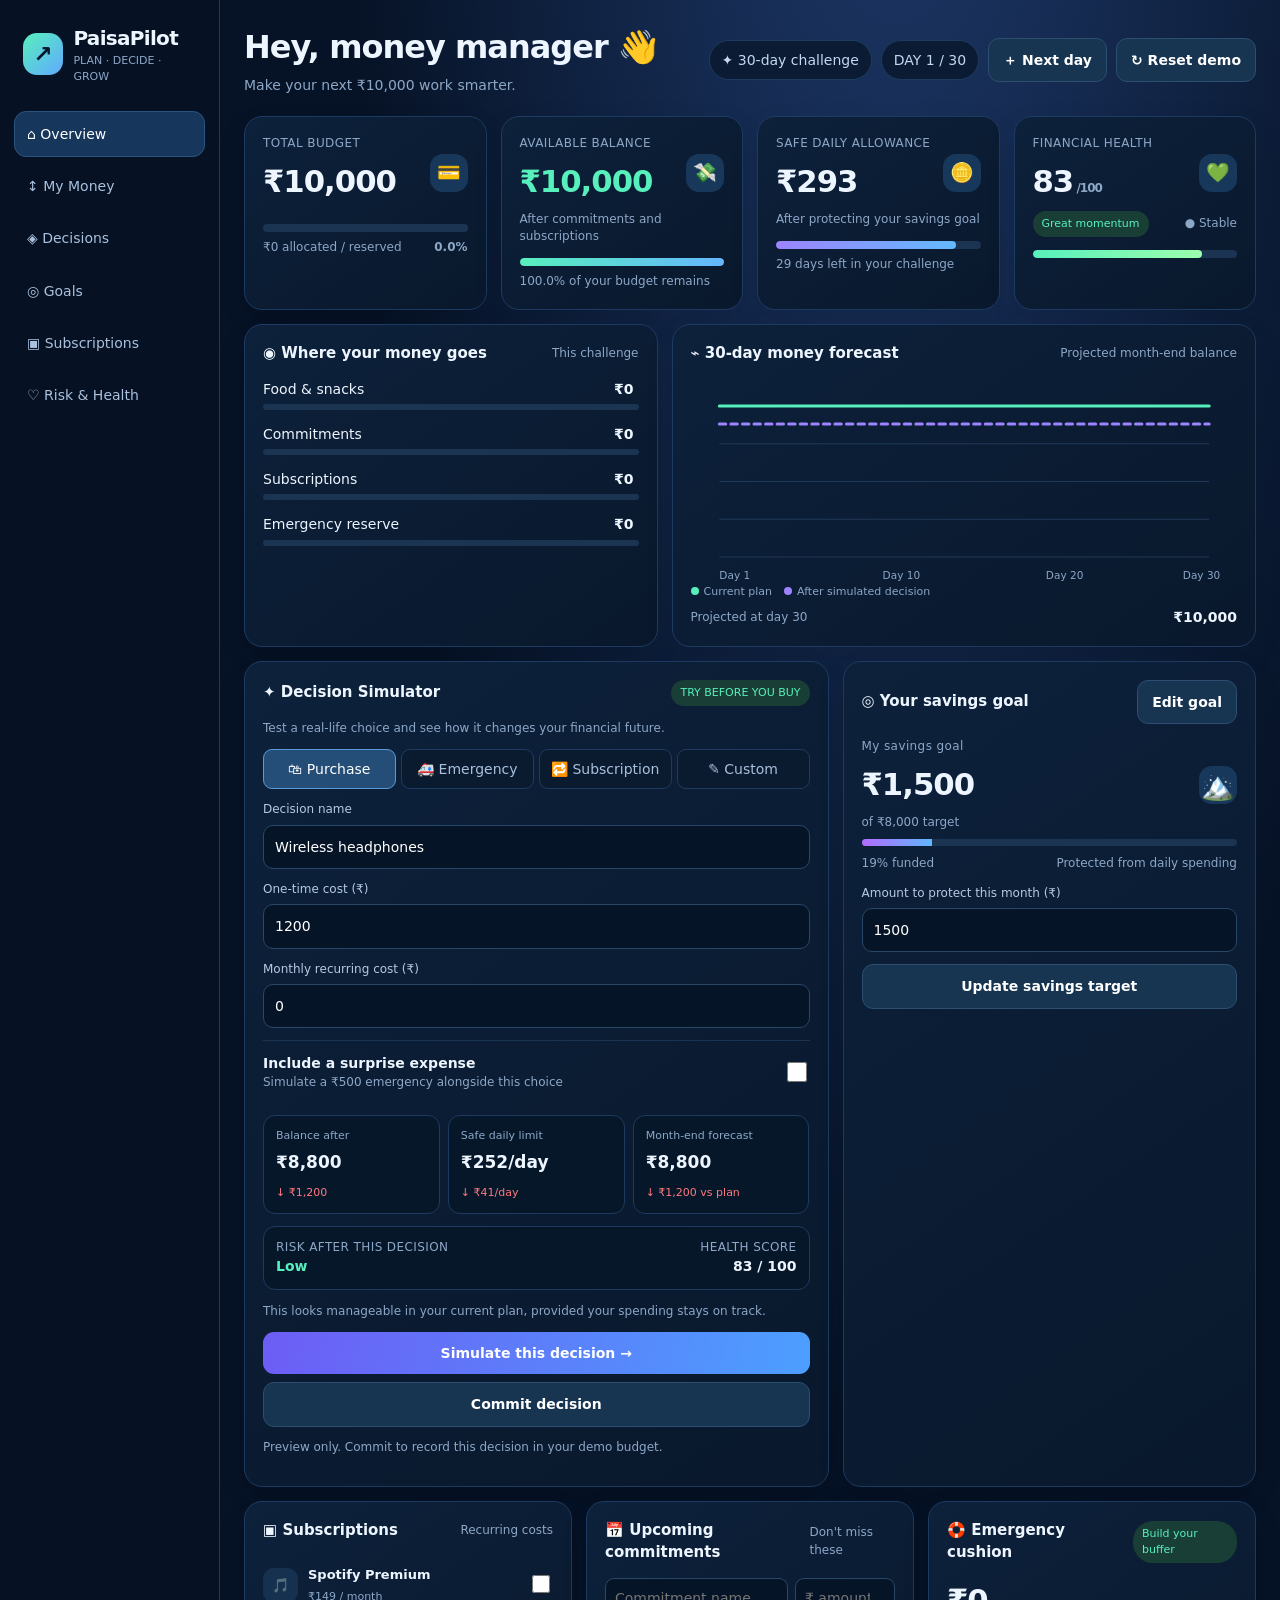
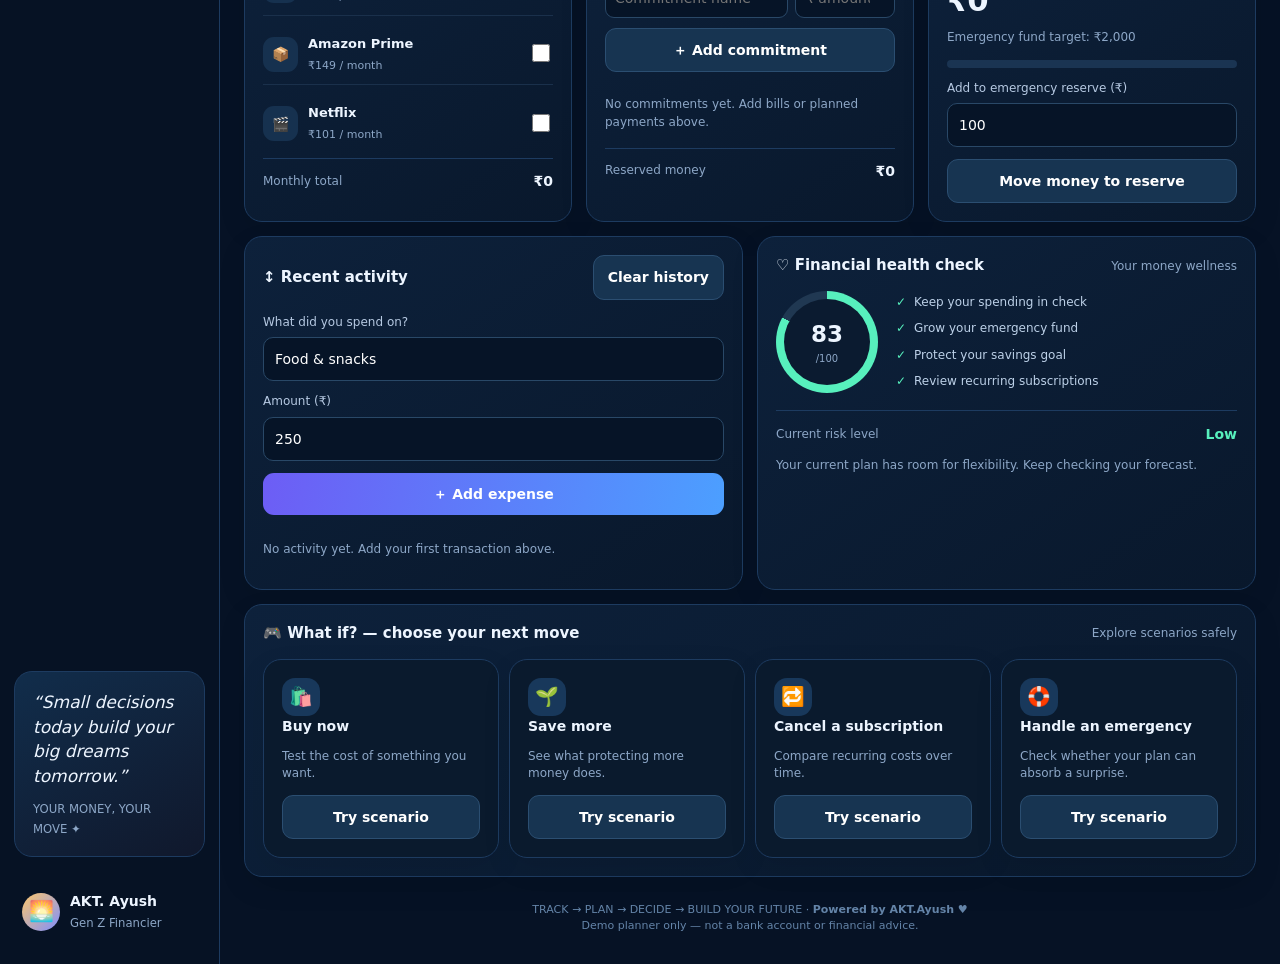
<file: index.html>
<!DOCTYPE html>
<html lang="en">
<head>
<meta charset="UTF-8">
<meta name="viewport" content="width=device-width, initial-scale=1.0">
<title>PaisaPilot — Powered by AKT.Ayush</title>
<link rel="stylesheet" href="style.css">
</head>
<body>
<div class="app">
<aside class="sidebar">
  <div class="brand"><div class="logo">↗</div><div><strong>PaisaPilot</strong><small>PLAN · DECIDE · GROW</small></div></div>
  <nav class="nav" id="nav">
    <button class="active" data-tab="Overview">⌂ <span>Overview</span></button>
    <button data-tab="Activity">↕ <span>My Money</span></button>
    <button data-tab="Decisions">◈ <span>Decisions</span></button>
    <button data-tab="Goals">◎ <span>Goals</span></button>
    <button data-tab="Subscriptions">▣ <span>Subscriptions</span></button>
    <button data-tab="Health">♡ <span>Risk & Health</span></button>
  </nav>
  <div class="quote"><p>“Small decisions today build your big dreams tomorrow.”</p><small>YOUR MONEY, YOUR MOVE ✦</small></div>
  <div class="profile"><div class="avatar">🌅</div><div><strong>AKT. Ayush</strong><br><small>Gen Z Financier</small></div></div>
</aside>
<main>
  <header class="topbar">
    <div><h1 id="greeting">Hey, money manager 👋</h1><p>Make your next ₹10,000 work smarter.</p></div>
    <div class="top-actions"><span class="pill">✦ 30-day challenge</span><span class="pill" id="dayPill">DAY 8 / 30</span><button class="btn secondary" id="nextDayBtn">＋ Next day</button><button class="btn secondary" id="resetBtn">↻ Reset demo</button></div>
  </header>
  <section class="grid">
    <article class="card span-3"><div class="metric-row"><div><div class="eyebrow">TOTAL BUDGET</div><div class="metric">₹10,000</div></div><div class="iconbox">💳</div></div><div class="progress"><span id="budgetBar" style="width:65%"></span></div><div class="rowline mini"><span id="spentLabel">₹6,550 allocated / spent</span><strong id="budgetPct">65.5%</strong></div></article>
    <article class="card span-3"><div class="metric-row"><div><div class="eyebrow">AVAILABLE BALANCE</div><div class="metric positive" id="balanceMetric">₹3,450</div></div><div class="iconbox">💸</div></div><div class="mini">After commitments and subscriptions</div><div class="progress"><span id="balanceBar" style="width:34.5%;background:linear-gradient(90deg,#57f0bd,#65b6ff)"></span></div><div class="mini" id="balanceSub">34.5% of your budget remains</div></article>
    <article class="card span-3"><div class="metric-row"><div><div class="eyebrow">SAFE DAILY ALLOWANCE</div><div class="metric" id="allowanceMetric">₹65</div></div><div class="iconbox">🪙</div></div><div class="mini">After protecting your savings goal</div><div class="progress"><span id="allowanceBar" style="width:35%;background:linear-gradient(90deg,#9d83ff,#63baff)"></span></div><div class="mini" id="daysLabel">22 days left in your challenge</div></article>
    <article class="card span-3"><div class="metric-row"><div><div class="eyebrow">FINANCIAL HEALTH</div><div class="metric" id="healthMetric">72<span class="mini"> /100</span></div></div><div class="iconbox">💚</div></div><div class="rowline"><span class="riskbadge" id="healthBadge">Good momentum</span><span class="mini" id="healthTrend">● Stable</span></div><div class="progress"><span id="healthBar" style="width:72%;background:linear-gradient(90deg,#57f0bd,#9dffad)"></span></div></article>

    <article class="card span-5"><div class="card-head"><h2>◉ Where your money goes</h2><span class="mini">This challenge</span></div><div id="categoryList" class="category-list"></div></article>
    <article class="card span-7"><div class="card-head"><h2>⌁ 30-day money forecast</h2><span class="mini">Projected month-end balance</span></div><svg class="chart" id="forecastChart" viewBox="0 0 520 205" preserveAspectRatio="none" aria-label="Balance forecast chart"></svg><div class="legend"><span><i class="dot" style="background:#57f0bd"></i>Current plan</span><span><i class="dot" style="background:#9d83ff"></i>After simulated decision</span></div><div class="rowline" style="margin-top:8px"><span class="mini">Projected at day 30</span><strong id="forecastMetric">₹2,020</strong></div></article>

    <article class="card span-7" id="simulator"><div class="card-head"><h2>✦ Decision Simulator</h2><span class="riskbadge">TRY BEFORE YOU BUY</span></div><p class="mini">Test a real-life choice and see how it changes your financial future.</p>
      <div class="sim-tabs" id="simTabs"><button class="active" data-mode="purchase">🛍 Purchase</button><button data-mode="emergency">🚑 Emergency</button><button data-mode="subscription">🔁 Subscription</button><button data-mode="custom">✎ Custom</button></div>
      <div class="field"><label for="decisionName">Decision name</label><input id="decisionName" value="Wireless headphones" maxlength="70"></div>
      <div class="field"><label for="decisionAmount">One-time cost (₹)</label><input id="decisionAmount" type="number" min="0" step="50" value="1200"></div>
      <div class="field"><label for="recurringAmount">Monthly recurring cost (₹)</label><input id="recurringAmount" type="number" min="0" step="10" value="0"></div>
      <div class="switchrow"><div><strong>Include a surprise expense</strong><div class="mini">Simulate a ₹500 emergency alongside this choice</div></div><input id="includeEmergency" type="checkbox" checked style="width:20px;height:20px;accent-color:#57f0bd"></div>
      <div class="impact-grid"><div class="impact"><small>Balance after</small><strong id="simBalance">₹1,750</strong><em id="simBalanceDelta" class="negative">↓ ₹1,700</em></div><div class="impact"><small>Safe daily limit</small><strong id="simAllowance">₹11/day</strong><em id="simAllowanceDelta">After savings goal</em></div><div class="impact"><small>Month-end forecast</small><strong id="simForecast">₹320</strong><em id="simForecastDelta">Projected</em></div></div>
      <div class="riskline" style="margin-bottom:13px"><div><div class="eyebrow">RISK AFTER THIS DECISION</div><strong id="simRisk">Elevated</strong></div><div style="text-align:right"><div class="eyebrow">HEALTH SCORE</div><strong id="simHealth">58 / 100</strong></div></div>
      <p id="simAdvice" class="mini">Consider saving first or choosing a lower-cost option.</p>
      <div style="display:flex;gap:8px;flex-wrap:wrap"><button class="btn full" id="simulateBtn">Simulate this decision →</button><button class="btn secondary full" id="applyBtn">Commit decision</button></div>
      <p class="mini" id="simNotice">Simulation is a preview; your actual budget changes only when you commit.</p>
    </article>

    <article class="card span-5"><div class="card-head"><h2>◎ Your savings goal</h2><button class="btn secondary" id="editGoalBtn">Edit goal</button></div><div class="rowline"><div><div class="eyebrow" id="goalName">Trip to Himachal</div><div class="metric" id="goalSaved">₹1,500</div><div class="mini" id="goalTargetText">of ₹8,000 target</div></div><div class="iconbox" style="font-size:27px">🏔️</div></div><div class="goalbar"><span id="goalBar" style="width:19%"></span></div><div class="rowline mini" style="margin-top:9px"><span id="goalPercent">19% funded</span><span>Protected from daily spending</span></div><div class="field"><label for="goalInput">Amount to protect this month (₹)</label><input id="goalInput" type="number" min="0" max="10000" value="1500"></div><button class="btn secondary full" id="saveGoalBtn">Update savings target</button></article>

    <article class="card span-4"><div class="card-head"><h2>▣ Subscriptions</h2><span class="mini">Recurring costs</span></div><div id="subscriptionList" class="list"></div><div class="rowline" style="border-top:1px solid var(--line);padding-top:12px;margin-top:5px"><span class="mini">Monthly total</span><strong id="subscriptionTotal">₹399</strong></div></article>
    <article class="card span-4"><div class="card-head"><h2>📅 Upcoming commitments</h2><span class="mini">Don't miss these</span></div><div style="display:grid;grid-template-columns:1fr 100px;gap:7px;margin-bottom:10px"><input id="newCommitmentName" placeholder="Commitment name" maxlength="60" aria-label="New commitment name" style="min-width:0;background:#061427;border:1px solid #294867;border-radius:9px;color:white;padding:9px"><input id="newCommitmentAmount" type="number" min="0" placeholder="₹ amount" aria-label="New commitment amount" style="width:100%;min-width:0;background:#061427;border:1px solid #294867;border-radius:9px;color:white;padding:9px"></div><button class="btn secondary full" id="addCommitmentBtn" style="margin-bottom:12px">＋ Add commitment</button><div id="commitmentList" class="list"></div><div class="rowline" style="border-top:1px solid var(--line);padding-top:12px;margin-top:5px"><span class="mini">Reserved money</span><strong id="commitmentTotal">₹2,200</strong></div></article>
    <article class="card span-4"><div class="card-head"><h2>🛟 Emergency cushion</h2><span class="riskbadge" id="reserveBadge">Build your buffer</span></div><div class="metric" id="reserveMetric">₹0</div><div class="mini">Emergency fund target: ₹2,000</div><div class="progress"><span id="reserveBar" style="width:0%;background:linear-gradient(90deg,#ffb86b,#ff797f)"></span></div><div class="field"><label for="reserveInput">Add to emergency reserve (₹)</label><input type="number" min="0" id="reserveInput" value="100"></div><button class="btn secondary full" id="reserveBtn">Move money to reserve</button></article>

    <article class="card span-6"><div class="card-head"><h2>↕ Recent activity</h2><button class="btn secondary" id="clearActivity">Clear history</button></div><div class="field"><label for="expenseName">What did you spend on?</label><input id="expenseName" value="Food & snacks" maxlength="60"></div><div class="field"><label for="expenseAmount">Amount (₹)</label><input id="expenseAmount" type="number" min="1" step="10" value="250"></div><button class="btn full" id="addExpenseBtn">＋ Add expense</button><div class="list" id="activityList" style="margin-top:14px"></div></article>
    <article class="card span-6"><div class="card-head"><h2>♡ Financial health check</h2><span class="mini">Your money wellness</span></div><div class="health-layout"><div class="health-ring" id="healthRing" style="--score:72"><div><span id="healthRingNum">72</span><small>/100</small></div></div><div class="health-tips" id="healthTips"><span>Keep your spending in check</span><span>Grow your emergency fund</span><span>Protect your savings goal</span><span>Review recurring subscriptions</span></div></div><div style="margin-top:17px;padding-top:13px;border-top:1px solid var(--line)"><div class="rowline"><span class="mini">Current risk level</span><strong id="riskLabel" class="positive">Low</strong></div><p class="mini" id="riskExplanation">Your plan has room for flexibility. Keep checking your forecast.</p></div></article>
    <article class="card span-12"><div class="card-head"><h2>🎮 What if? — choose your next move</h2><span class="mini">Explore scenarios safely</span></div><div class="grid" style="gap:10px"><div class="card span-3" style="background:#0a1a2d"><div class="iconbox">🛍️</div><strong>Buy now</strong><p class="mini">Test the cost of something you want.</p><button class="btn secondary full scenario" data-mode="purchase">Try scenario</button></div><div class="card span-3" style="background:#0a1a2d"><div class="iconbox">🌱</div><strong>Save more</strong><p class="mini">See what protecting more money does.</p><button class="btn secondary full scenario" data-mode="save">Try scenario</button></div><div class="card span-3" style="background:#0a1a2d"><div class="iconbox">🔁</div><strong>Cancel a subscription</strong><p class="mini">Compare recurring costs over time.</p><button class="btn secondary full scenario" data-mode="subscription">Try scenario</button></div><div class="card span-3" style="background:#0a1a2d"><div class="iconbox">🛟</div><strong>Handle an emergency</strong><p class="mini">Check whether your plan can absorb a surprise.</p><button class="btn secondary full scenario" data-mode="emergency">Try scenario</button></div></div></article>
  </section>
  <div class="footer">TRACK → PLAN → DECIDE → BUILD YOUR FUTURE · <strong>Powered by AKT.Ayush ♥</strong><br>Demo planner only — not a bank account or financial advice.</div>
</main>
</div>
<div class="toast" id="toast" role="status"></div>
<script src="script.js"></script>
</body>
</html>
</file>
<file: style.css>
:root{--bg:#061225;--panel:#0a1b33;--panel2:#102642;--line:#1d3b60;--text:#edf5ff;--muted:#8da7c7;--mint:#57f0bd;--purple:#9d83ff;--yellow:#f5d66e;--red:#ff797f;--blue:#64baff}
*{box-sizing:border-box}body{margin:0;background:radial-gradient(ellipse at 70% -20%,#203c70 0,transparent 45%),var(--bg);color:var(--text);font:14px/1.45 Inter,ui-sans-serif,system-ui,-apple-system,Segoe UI,sans-serif}button,input,select{font:inherit}button{cursor:pointer}
.app{display:grid;grid-template-columns:220px minmax(0,1fr);min-height:100vh}.sidebar{border-right:1px solid var(--line);padding:24px 14px;display:flex;flex-direction:column;gap:26px;background:#061225d9}.brand{display:flex;align-items:center;gap:10px;padding:0 9px}.logo{width:42px;height:42px;display:grid;place-items:center;border-radius:14px;background:linear-gradient(135deg,var(--mint),#61a9ff);color:#07172b;font-size:23px;font-weight:900}.brand strong{font-size:20px;letter-spacing:-.7px}.brand small{display:block;color:var(--muted);font-size:11px}.nav{display:grid;gap:6px}.nav button{border:1px solid transparent;background:transparent;color:#aac0dd;text-align:left;padding:12px;border-radius:12px}.nav button.active,.nav button:hover{background:#16365b;color:white;border-color:#2a5480}.quote{margin-top:auto;padding:18px;border:1px solid var(--line);border-radius:18px;background:linear-gradient(150deg,#112d4b,#10182c)}.quote p{font-size:17px;font-style:italic;margin:0 0 9px}.quote small,.profile small{color:var(--muted)}.profile{display:flex;gap:10px;align-items:center;padding:8px}.avatar{width:38px;height:38px;border-radius:50%;display:grid;place-items:center;background:linear-gradient(135deg,#ffc76b,#7e8fff);font-size:20px}
main{padding:24px;max-width:1650px;width:100%;margin:auto}.topbar{display:flex;align-items:center;justify-content:space-between;gap:14px;margin-bottom:20px}.topbar h1{font-size:clamp(22px,3vw,32px);margin:0;letter-spacing:-1px}.topbar p{color:var(--muted);margin:5px 0 0}.top-actions{display:flex;align-items:center;gap:9px;flex-wrap:wrap}.pill{border:1px solid var(--line);padding:9px 12px;border-radius:999px;color:#c3d7f2;background:#0a1b33}
.grid{display:grid;grid-template-columns:repeat(12,minmax(0,1fr));gap:14px}.card{background:linear-gradient(145deg,#0d213b,#09182c);border:1px solid var(--line);border-radius:18px;padding:18px;min-width:0;box-shadow:0 10px 30px #00000013}.span-3{grid-column:span 3}.span-4{grid-column:span 4}.span-5{grid-column:span 5}.span-6{grid-column:span 6}.span-7{grid-column:span 7}.span-8{grid-column:span 8}.span-12{grid-column:span 12}.eyebrow{color:var(--muted);font-size:12px;letter-spacing:.4px}.metric{font-size:clamp(22px,2.4vw,32px);font-weight:800;letter-spacing:-1px;margin:7px 0}.positive{color:var(--mint)}.warn{color:var(--yellow)}.negative{color:var(--red)}.muted{color:var(--muted)}.card-head{display:flex;justify-content:space-between;align-items:center;gap:10px;margin-bottom:14px}.card-head h2{font-size:15px;margin:0}.iconbox{width:38px;height:38px;display:grid;place-items:center;border-radius:13px;background:#18385b;font-size:19px}.metric-row{display:flex;align-items:center;justify-content:space-between;gap:12px}.progress{height:8px;background:#1a3452;border-radius:20px;overflow:hidden;margin:13px 0 7px}.progress span{display:block;height:100%;border-radius:20px;background:linear-gradient(90deg,var(--mint),#7fdbff)}.mini{font-size:12px;color:var(--muted)}.section-title{font-size:20px;margin:26px 0 13px;letter-spacing:-.4px}.category-list{display:grid;gap:14px}.category{display:grid;grid-template-columns:1fr auto;gap:5px}.category .progress{grid-column:1/-1;margin:0;height:6px}.category .progress span{background:linear-gradient(90deg,var(--purple),#62b8ff)}.rowline{display:flex;justify-content:space-between;align-items:center;gap:10px}.chart{width:100%;height:205px;display:block}.legend{display:flex;gap:12px;flex-wrap:wrap;font-size:11px;color:var(--muted)}.dot{display:inline-block;width:8px;height:8px;border-radius:50%;margin-right:5px}.sim-tabs{display:flex;gap:5px;flex-wrap:wrap;margin:12px 0}.sim-tabs button{flex:1;padding:9px 7px;border-radius:9px;background:#0a1b30;color:#a9c0dc;border:1px solid var(--line)}.sim-tabs button.active{background:#244d78;color:white;border-color:#5b9ad8}.field{display:grid;gap:6px;margin:12px 0}.field label{font-size:12px;color:#b6c9e2}.field input,.field select{width:100%;background:#061427;border:1px solid #294867;border-radius:10px;color:white;padding:11px;outline:none}.field input:focus,.field select:focus{border-color:var(--mint)}.switchrow{display:flex;justify-content:space-between;align-items:center;gap:12px;padding:12px 0;border-top:1px solid #1b3451}.btn{border:0;border-radius:11px;padding:11px 14px;background:linear-gradient(100deg,#6d5df5,#4c9fff);color:white;font-weight:750}.btn.secondary{background:#173451;border:1px solid #2b4e71}.btn.danger{background:#4c2535;border:1px solid #874355}.btn:disabled{opacity:.4;cursor:not-allowed}.full{width:100%}.impact-grid{display:grid;grid-template-columns:repeat(3,1fr);gap:8px;margin:12px 0}.impact{padding:12px;border:1px solid var(--line);border-radius:12px;background:#07172a}.impact small{display:block;color:var(--muted);font-size:11px}.impact strong{display:block;margin:6px 0;font-size:17px}.impact em{font-style:normal;font-size:11px}.riskline{padding:12px;border-radius:12px;background:#07172a;border:1px solid var(--line);display:flex;justify-content:space-between;gap:10px;align-items:center}.riskbadge{padding:5px 9px;border-radius:20px;font-size:11px;background:#183e35;color:var(--mint)}.list{display:grid;gap:9px}.listitem{display:flex;align-items:center;gap:10px;padding:10px 0;border-bottom:1px solid #1a304b}.listitem:last-child{border:0}.listicon{width:35px;height:35px;display:grid;place-items:center;border-radius:11px;background:#16314f}.listitem .desc{flex:1;min-width:0}.listitem strong{display:block;font-size:13px}.listitem small{color:var(--muted);font-size:11px}.listitem .amount{font-weight:700;white-space:nowrap}.goalbar{height:7px;background:#1a3452;border-radius:20px;overflow:hidden;margin-top:8px}.goalbar span{height:100%;display:block;background:linear-gradient(90deg,#b16cff,#61b6ff)}.health-ring{width:102px;height:102px;border-radius:50%;display:grid;place-items:center;background:conic-gradient(var(--mint) calc(var(--score)*1%),#203852 0);position:relative;flex-shrink:0}.health-ring:before{content:"";position:absolute;inset:8px;border-radius:50%;background:#0b1b30}.health-ring div{z-index:1;text-align:center;font-weight:800;font-size:23px}.health-ring small{display:block;font-size:10px;color:var(--muted);font-weight:500}.health-layout{display:flex;align-items:center;gap:18px}.health-tips{display:grid;gap:9px;color:#bdd1e8;font-size:12px}.health-tips span:before{content:"✓";color:var(--mint);margin-right:8px}.footer{text-align:center;color:#6484a8;font-size:11px;padding:25px 0 6px}.empty{color:var(--muted);font-size:12px;padding:12px 0}.toast{position:fixed;bottom:20px;right:20px;background:#173b39;border:1px solid #3a8e7d;padding:13px 18px;border-radius:12px;box-shadow:0 10px 35px #0007;z-index:10;display:none}
@media(max-width:1100px){.app{grid-template-columns:76px minmax(0,1fr)}.sidebar{padding:18px 8px}.brand{justify-content:center;padding:0}.brand>div:last-child,.nav button span,.quote,.profile>div:last-child{display:none}.nav button{text-align:center;font-size:19px;padding:12px 3px}.profile{justify-content:center}.span-3{grid-column:span 6}.span-4{grid-column:span 6}.span-5{grid-column:span 6}.span-7,.span-8{grid-column:span 12}}
@media(max-width:700px){.app{display:block}.sidebar{position:sticky;top:0;z-index:5;display:block;padding:9px 12px;border-right:0;border-bottom:1px solid var(--line)}.brand{display:none}.nav{display:flex;justify-content:space-between;gap:2px}.nav button{font-size:18px;padding:9px;flex:1;text-align:center}.nav button span{display:none}.profile,.quote{display:none}main{padding:16px 12px}.topbar{align-items:flex-start}.top-actions{justify-content:flex-end}.top-actions .pill{display:none}.span-3,.span-4,.span-5,.span-6,.span-7,.span-8,.span-12{grid-column:span 12}.impact-grid{grid-template-columns:1fr 1fr 1fr}.card{padding:15px}.metric{font-size:27px}}
</file>
